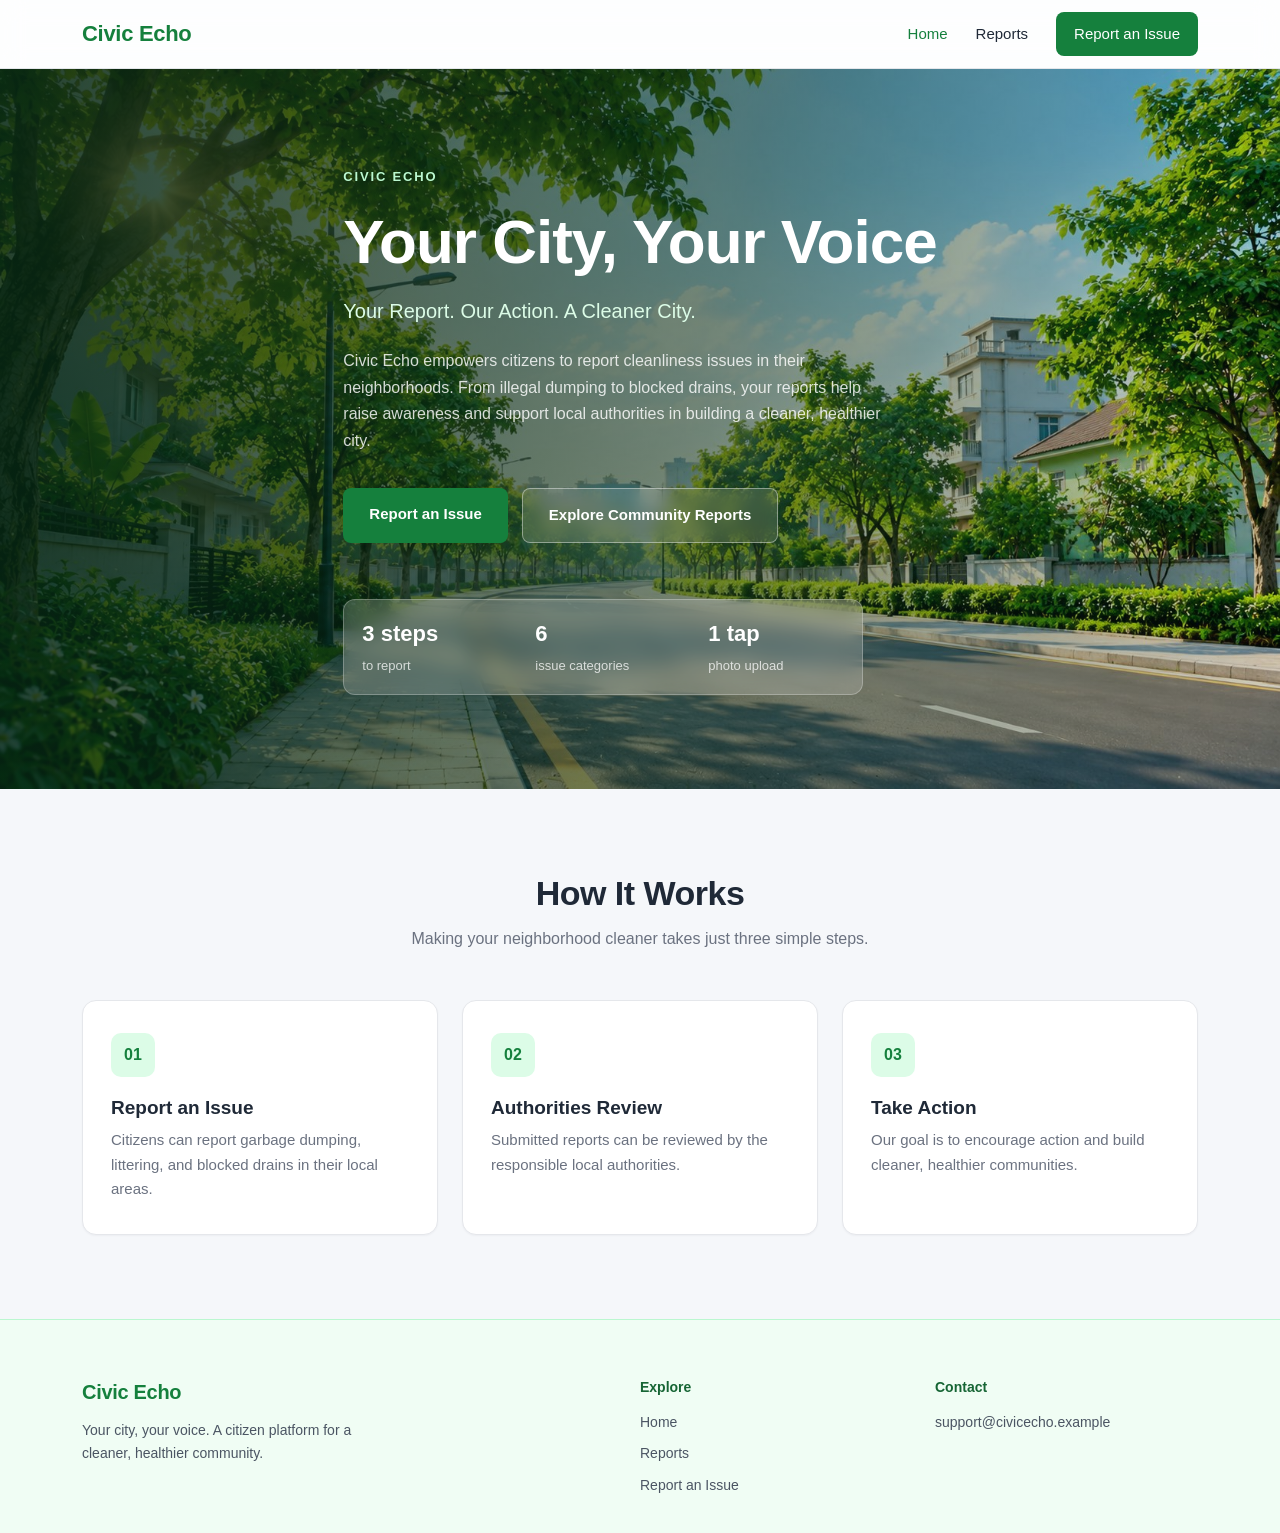
<file: index.html>
<!DOCTYPE html>
<html lang="en">
<head>
  <meta charset="UTF-8">
  <meta name="viewport" content="width=device-width, initial-scale=1, viewport-fit=cover">
  <title>Civic Echo | Your City, Your Voice</title>
  <link rel="stylesheet" href="css/style.css">
</head>
<body>

<nav><div class="wrap">
  <a href="index.html" class="brand">Civic Echo</a>
  <div class="nav-links">
    <a href="index.html" class="on">Home</a>
    <a href="reports.html">Reports</a>
    <a href="report.html" class="nav-button">Report an Issue</a>
  </div>
</div></nav>

<header class="hero"><div class="wrap">
  <span class="eyebrow">Civic Echo</span>
  <h1>Your City, Your Voice</h1>
  <div class="tag">Your Report. Our Action. A Cleaner City.</div>
  <p>Civic Echo empowers citizens to report cleanliness issues in their neighborhoods. From illegal dumping to blocked drains, your reports help raise awareness and support local authorities in building a cleaner, healthier city.</p>

  <div class="actions">
    <a href="report.html" class="btn btn-primary">Report an Issue</a>
    <a href="reports.html" class="btn btn-glass">Explore Community Reports</a>
  </div>

  <div class="stats">
    <div><b>3 steps</b><span>to report</span></div>
    <div><b>6</b><span>issue categories</span></div>
    <div><b>1 tap</b><span>photo upload</span></div>
  </div>
</div></header>

<section class="pad"><div class="wrap">
  <div class="sec-head">
    <h2>How It Works</h2>
    <p>Making your neighborhood cleaner takes just three simple steps.</p>
  </div>

  <div class="steps">
    <div class="step">
      <div class="num">01</div>
      <h3>Report an Issue</h3>
      <p>Citizens can report garbage dumping, littering, and blocked drains in their local areas.</p>
    </div>
    <div class="step">
      <div class="num">02</div>
      <h3>Authorities Review</h3>
      <p>Submitted reports can be reviewed by the responsible local authorities.</p>
    </div>
    <div class="step">
      <div class="num">03</div>
      <h3>Take Action</h3>
      <p>Our goal is to encourage action and build cleaner, healthier communities.</p>
    </div>
  </div>
</div></section>

<footer><div class="wrap">
  <div class="fgrid">
    <div>
      <a class="brand" href="index.html">Civic Echo</a>
      <p>Your city, your voice. A citizen platform for a cleaner, healthier community.</p>
    </div>
    <div>
      <h4>Explore</h4>
      <a href="index.html">Home</a>
      <a href="reports.html">Reports</a>
      <a href="report.html">Report an Issue</a>
    </div>
    <div>
      <h4>Contact</h4>
      <a>support@civicecho.example</a>
</file>
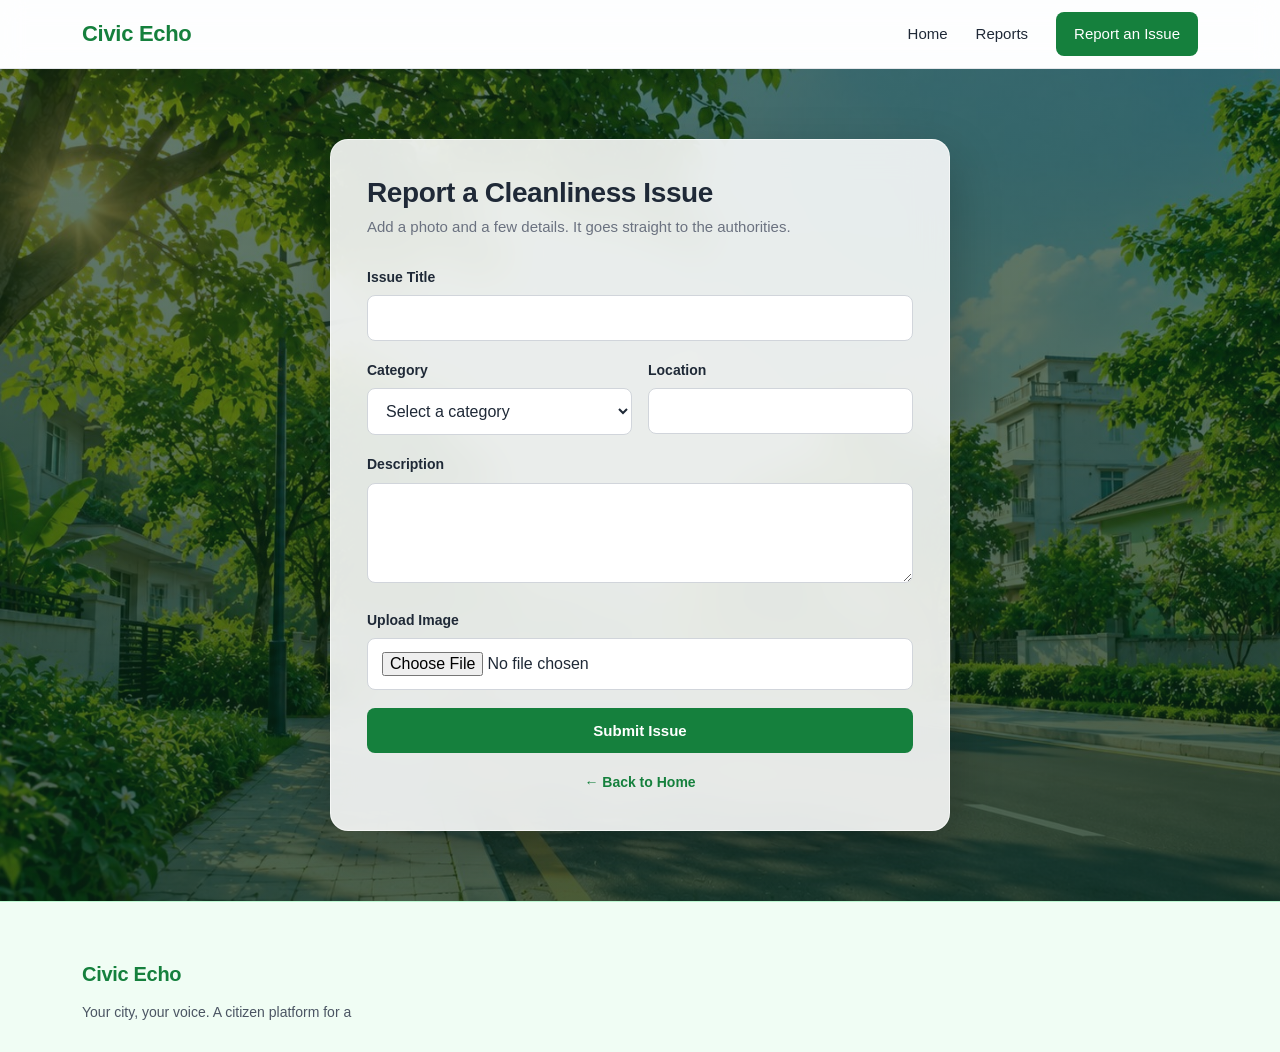
<file: report.html>
<!DOCTYPE html>
<html lang="en">
<head>
  <meta charset="UTF-8">
  <meta name="viewport" content="width=device-width, initial-scale=1, viewport-fit=cover">
  <title>Report an Issue | Civic Echo</title>
  <link rel="stylesheet" href="css/style.css">
</head>
<body>

<nav><div class="wrap">
  <a href="index.html" class="brand">Civic Echo</a>
  <div class="nav-links">
    <a href="index.html">Home</a>
    <a href="reports.html">Reports</a>
    <a href="report.html" class="nav-button">Report an Issue</a>
  </div>
</div></nav>

<main class="form-bg"><div class="wrap" style="width:100%">

  <form class="glass" id="f">
    <h2>Report a Cleanliness Issue</h2>
    <p class="sub">Add a photo and a few details. It goes straight to the authorities.</p>

    <label for="t">Issue Title</label>
    <input id="t" required>

    <div class="row">
      <div>
        <label for="c">Category</label>
        <select id="c" required>
          <option value="">Select a category</option>
          <option>Garbage</option>
          <option>Littering</option>
          <option>Graffiti</option>
          <option>Potholes</option>
          <option>Blocked Drain</option>
          <option>Other</option>
        </select>
      </div>
      <div>
        <label for="l">Location</label>
        <input id="l" required>
      </div>
    </div>

    <label for="d">Description</label>
    <textarea id="d" rows="4" required></textarea>

    <label for="i">Upload Image</label>
    <input type="file" id="i" accept="image/*">

    <button class="btn btn-primary" type="submit">Submit Issue</button>
    <div id="msg">Thank you! Your report has been submitted.</div>
    <a href="index.html" class="back">← Back to Home</a>
  </form>
</div></main>

<footer><div class="wrap">
  <div class="fgrid">
    <div>
      <a class="brand" href="index.html">Civic Echo</a>
      <p>Your city, your voice. A citizen platform for a
</file>
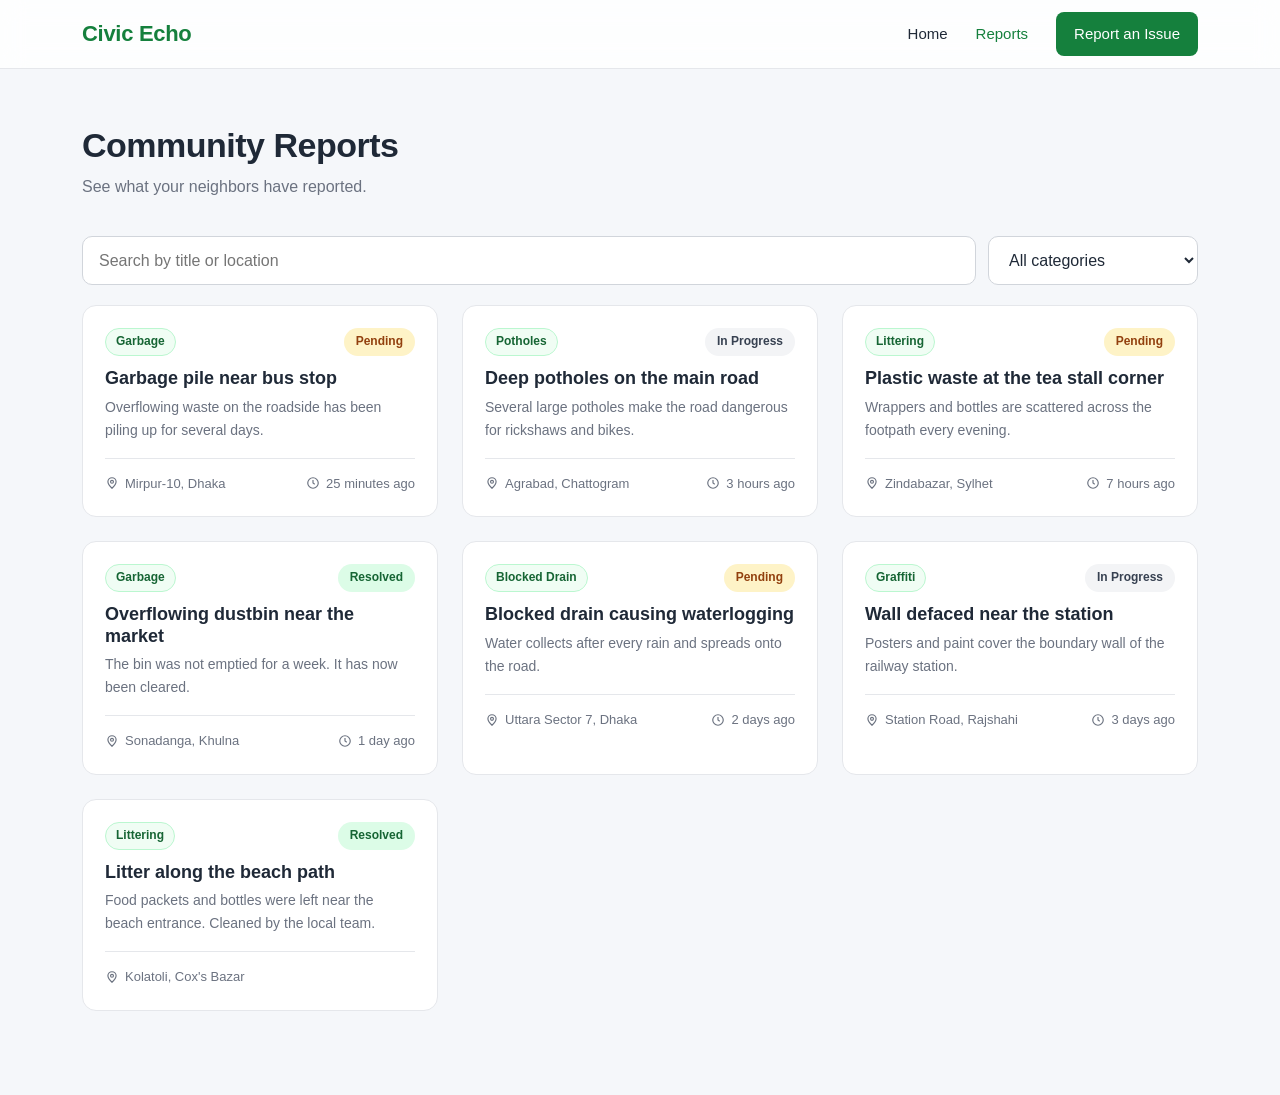
<file: reports.html>
<!DOCTYPE html>
<html lang="en">
<head>
  <meta charset="UTF-8">
  <meta name="viewport" content="width=device-width, initial-scale=1, viewport-fit=cover">
  <title>Community Reports | Civic Echo</title>
  <link rel="stylesheet" href="css/style.css">
</head>
<body>

<nav><div class="wrap">
  <a href="index.html" class="brand">Civic Echo</a>
  <div class="nav-links">
    <a href="index.html">Home</a>
    <a href="reports.html" class="on">Reports</a>
    <a href="report.html" class="nav-button">Report an Issue</a>
  </div>
</div></nav>

<main class="wrap">

  <div class="page-title">
    <h2>Community Reports</h2>
    <p>See what your neighbors have reported.</p>
  </div>

  <div class="search">
    <input type="search" id="q" placeholder="Search by title or location">
    <select id="cf" aria-label="Filter by category">
      <option value="">All categories</option>
      <option>Garbage</option>
      <option>Littering</option>
      <option>Graffiti</option>
      <option>Potholes</option>
      <option>Blocked Drain</option>
      <option>Other</option>
    </select>
  </div>

  <p class="count" id="cnt"></p>
  <p id="none">No reports match your search.</p>

  <div class="cards" id="cards">

    <article class="card" data-cat="Garbage"><div class="body">
      <div class="top"><span class="cat">Garbage</span><span class="status">Pending</span></div>
      <h3>Garbage pile near bus stop</h3>
      <p>Overflowing waste on the roadside has been piling up for several days.</p>
      <div class="info"><span class="loc">Mirpur-10, Dhaka</span><span class="ago">25 minutes ago</span></div>
    </div></article>

    <article class="card" data-cat="Potholes"><div class="body">
      <div class="top"><span class="cat">Potholes</span><span class="status wip">In Progress</span></div>
      <h3>Deep potholes on the main road</h3>
      <p>Several large potholes make the road dangerous for rickshaws and bikes.</p>
      <div class="info"><span class="loc">Agrabad, Chattogram</span><span class="ago">3 hours ago</span></div>
    </div></article>

    <article class="card" data-cat="Littering"><div class="body">
      <div class="top"><span class="cat">Littering</span><span class="status">Pending</span></div>
      <h3>Plastic waste at the tea stall corner</h3>
      <p>Wrappers and bottles are scattered across the footpath every evening.</p>
      <div class="info"><span class="loc">Zindabazar, Sylhet</span><span class="ago">7 hours ago</span></div>
    </div></article>

    <article class="card" data-cat="Garbage"><div class="body">
      <div class="top"><span class="cat">Garbage</span><span class="status ok">Resolved</span></div>
      <h3>Overflowing dustbin near the market</h3>
      <p>The bin was not emptied for a week. It has now been cleared.</p>
      <div class="info"><span class="loc">Sonadanga, Khulna</span><span class="ago">1 day ago</span></div>
    </div></article>

    <article class="card" data-cat="Blocked Drain"><div class="body">
      <div class="top"><span class="cat">Blocked Drain</span><span class="status">Pending</span></div>
      <h3>Blocked drain causing waterlogging</h3>
      <p>Water collects after every rain and spreads onto the road.</p>
      <div class="info"><span class="loc">Uttara Sector 7, Dhaka</span><span class="ago">2 days ago</span></div>
    </div></article>

    <article class="card" data-cat="Graffiti"><div class="body">
      <div class="top"><span class="cat">Graffiti</span><span class="status wip">In Progress</span></div>
      <h3>Wall defaced near the station</h3>
      <p>Posters and paint cover the boundary wall of the railway station.</p>
      <div class="info"><span class="loc">Station Road, Rajshahi</span><span class="ago">3 days ago</span></div>
    </div></article>

    <article class="card" data-cat="Littering"><div class="body">
      <div class="top"><span class="cat">Littering</span><span class="status ok">Resolved</span></div>
      <h3>Litter along the beach path</h3>
      <p>Food packets and bottles were left near the beach entrance. Cleaned by the local team.</p>
      <div class="info"><span class="loc">Kolatoli, Cox's Bazar</span><span class="ago
</file>
<file: css/style.css>
:root {
  --g: #15803D;
  --gd: #166534;
  --ink: #1F2937;
  --mut: #6B7280;
  --bg: #F5F7FA;
  --line: #E5E7EB;

  --img: url("../images/hero.jpg");
}

* { box-sizing: border-box; }

html { scroll-behavior: smooth; }

body {
  margin: 0;
  background: var(--bg);
  color: var(--ink);
  font-family: "Inter", "Segoe UI", Arial, sans-serif;
  line-height: 1.65;
  font-size: 16px;
  overflow-x: hidden;

}

h1, h2, h3 { line-height: 1.2; margin: 0; }
a { text-decoration: none; color: inherit; }
img { max-width: 100%; height: auto; }

.wrap { max-width: 1180px; margin: 0 auto; padding: 0 clamp(16px, 4vw, 32px); }

nav {
  position: sticky; top: 0; z-index: 20;
  background: rgba(255, 255, 255, .82);
  backdrop-filter: blur(12px);
  -webkit-backdrop-filter: blur(12px);
  border-bottom: 1px solid var(--line);
}

nav .wrap { display: flex; justify-content: space-between; align-items: center; height: 68px; gap: 16px; }

.brand { font-weight: 700; font-size: 22px; color: var(--g); letter-spacing: -.3px; }

.nav-links { display: flex; align-items: center; gap: 28px; font-weight: 500; font-size: 15px; }
.nav-links a.on { color: var(--g); }

.nav-button { background: var(--g); color: #fff !important; padding: 10px 18px; border-radius: 8px; }

.btn { display: inline-block; padding: 14px 26px; border-radius: 8px; font-weight: 600; font-size: 15px;
       border: 0; cursor: pointer; font-family: inherit; }
.btn-primary { background: var(--g); color: #fff; }

.btn-glass { background: rgba(255,255,255,.14); color: #fff; border: 1px solid rgba(255,255,255,.4);
             backdrop-filter: blur(8px); -webkit-backdrop-filter: blur(8px); }

.hero {
  position: relative; min-height: clamp(520px, 80vh, 720px);
  display: flex; align-items: center; color: #fff;
  background: linear-gradient(100deg, rgba(6,40,20,.88) 0%, rgba(6,40,20,.55) 55%, rgba(6,40,20,.15) 100%),
              var(--img) center/cover;
}
.hero .wrap { padding-top: 90px; padding-bottom: 90px; }

.eyebrow { display: inline-block; font-size: 13px; letter-spacing: .14em; text-transform: uppercase;
           font-weight: 600; color: #BBF7D0; margin-bottom: 18px; }

.hero h1 { font-size: clamp(36px, 6vw, 62px); max-width: 640px; letter-spacing: -1px; }
.hero .tag { font-size: 20px; font-weight: 500; margin: 16px 0 0; color: #DCFCE7; }
.hero p { max-width: 540px; color: rgba(255,255,255,.82); margin: 20px 0 34px; }
.hero .actions { display: flex; gap: 14px; flex-wrap: wrap; }

.stats { display: flex; flex-wrap: wrap; gap: 1px; margin-top: 56px; max-width: 520px; border-radius: 12px; overflow: hidden;
         background: rgba(255,255,255,.18); border: 1px solid rgba(255,255,255,.25);
         backdrop-filter: blur(10px); -webkit-backdrop-filter: blur(10px); }
.stats div { flex: 1; padding: 16px 18px; }
.stats b { display: block; font-size: 22px; }
.stats span { font-size: 13px; color: rgba(255,255,255,.75); }

section.pad { padding: 84px 0; }
.sec-head { text-align: center; max-width: 560px; margin: 0 auto 48px; }
.sec-head h2 { font-size: 34px; letter-spacing: -.5px; }
.sec-head p { color: var(--mut); margin: 12px 0 0; }

.steps { display: grid; grid-template-columns: repeat(auto-fit, minmax(min(100%, 260px), 1fr)); gap: 24px; }

.step { background: #fff; border: 1px solid var(--line); border-radius: 14px; padding: 32px 28px;
        box-shadow: 0 1px 2px rgba(16,24,40,.04); }

.num { width: 44px; height: 44px; border-radius: 10px; background: #DCFCE7; color: var(--g);
       display: grid; place-items: center; font-weight: 700; margin-bottom: 20px; }
.step h3 { font-size: 19px; margin-bottom: 8px; }
.step p { margin: 0; color: var(--mut); font-size: 15px; }

.page-title { padding: 56px 0 8px; }
.page-title h2 { font-size: 34px; letter-spacing: -.5px; }
.page-title p { color: var(--mut); margin: 8px 0 0; }

.search { display: flex; gap: 12px; flex-wrap: wrap; margin: 28px 0; }
.search input { flex: 1 1 260px; margin: 0; padding: 14px 16px; border: 1px solid #D1D5DB;
                border-radius: 10px; font-size: 16px; font-family: inherit; background: #fff; }
.search select { width: 210px; margin: 0; padding: 14px 16px; border: 1px solid #D1D5DB; border-radius: 10px;
                 font-size: 16px; font-family: inherit; background: #fff; }

.count { color: var(--mut); font-size: 14px; margin: -8px 0 20px; }
#none { display: none; text-align: center; color: var(--mut); padding: 40px 0; }

.cards { display: grid; grid-template-columns: repeat(auto-fill, minmax(min(100%, 300px), 1fr)); gap: 24px; padding-bottom: 84px; }
.card { background: #fff; border: 1px solid var(--line); border-radius: 14px; overflow: hidden; }
.card .body { padding: 22px; }
.card h3 { font-size: 18px; margin: 12px 0 6px; }
.card p { margin: 0; color: var(--mut); font-size: 14px; }

.card .top { display: flex; justify-content: space-between; align-items: center; gap: 8px; }

.cat { font-size: 12px; font-weight: 600; color: var(--gd); background: #F0FDF4; border: 1px solid #BBF7D0;
       padding: 3px 10px; border-radius: 20px; }

.status { display: inline-block; background: #FEF3C7; color: #92400E; padding: 4px 12px; border-radius: 20px; font-size: 12px; font-weight: 600; }
.status.ok  { background: #DCFCE7; color: var(--gd); }
.status.wip { background: #F3F4F6; color: #374151; }

.info { display: flex; justify-content: space-between; gap: 8px 16px; flex-wrap: wrap; margin-top: 16px; padding-top: 14px;
        border-top: 1px solid var(--line); font-size: 13px; color: var(--mut); }
.info span { display: inline-flex; align-items: center; gap: 6px; }

.loc::before, .ago::before { content: ""; width: 14px; height: 14px; background: currentColor;
  -webkit-mask: var(--m) center/contain no-repeat; mask: var(--m) center/contain no-repeat; }
.loc { --m: url("data:image/svg+xml,%3Csvg xmlns='http://www.w3.org/2000/svg' viewBox='0 0 24 24' fill='none' stroke='black' stroke-width='2'%3E%3Cpath d='M12 21s-7-6.2-7-11a7 7 0 0114 0c0 4.8-7 11-7 11z'/%3E%3Ccircle cx='12' cy='10' r='2.5'/%3E%3C/svg%3E"); }
.ago { --m: url("data:image/svg+xml,%3Csvg xmlns='http://www.w3.org/2000/svg' viewBox='0 0 24 24' fill='none' stroke='black' stroke-width='2'%3E%3Ccircle cx='12' cy='12' r='9'/%3E%3Cpath d='M12 7v5l3 2'/%3E%3C/svg%3E"); }

.form-bg { min-height: calc(100vh - 68px); min-height: calc(100svh - 68px); padding: 56px 0; display: flex; align-items: center;
  background: linear-gradient(rgba(6,40,20,.62), rgba(6,40,20,.72)), var(--img) center/cover; }

.glass { max-width: 620px; margin: 0 auto; padding: 36px; border-radius: 18px; background: rgba(255,255,255,.88);
  backdrop-filter: blur(18px); -webkit-backdrop-filter: blur(18px); border: 1px solid rgba(255,255,255,.6);
  box-shadow: 0 20px 50px rgba(0,0,0,.25); }
.glass h2 { font-size: 28px; letter-spacing: -.4px; }
.glass .sub { color: var(--mut); margin: 6px 0 26px; font-size: 15px; }

label { display: block; font-weight: 600; font-size: 14px; margin-bottom: 6px; }

input, select, textarea { width: 100%; padding: 13px 14px; border: 1px solid #D1D5DB; border-radius: 8px;
  margin-bottom: 18px; font-family: inherit; font-size: 16px; background: #fff; color: var(--ink); }

input:focus, select:focus, textarea:focus { outline: 2px solid rgba(21,128,61,.35); border-color: var(--g); }

.row { display: grid; grid-template-columns: 1fr 1fr; gap: 16px; }
.glass .btn { width: 100%; }
.back { display: block; text-align: center; margin-top: 18px; color: var(--g); font-weight: 600; font-size: 14px; }

#msg { display: none; margin-top: 16px; background: #DCFCE7; color: var(--gd); padding: 12px; border-radius: 8px; text-align: center; font-size: 14px; }

footer { background: #F0FDF4; color: #4B5563; border-top: 1px solid #BBF7D0; padding: 56px 0 28px; font-size: 14px; }

.fgrid { display: grid; grid-template-columns: 2fr 1fr 1fr; gap: 32px; }
footer .brand { color: var(--g); font-size: 20px; }
footer h4 { color: var(--gd); margin: 0 0 12px; font-size: 14px; }
footer a { display: block; margin-bottom: 8px; }
footer p { margin: 10px 0 0; max-width: 320px; }
.copy { border-top: 1px solid #BBF7D0; margin-top: 36px; padding-top: 20px; text-align: center; font-size: 13px; }

@media (max-width: 900px) {
  .fgrid { grid-template-columns: 1fr 1fr; }
  .fgrid > div:first-child { grid-column: 1 / -1; }
  section.pad { padding: 64px 0; }
  .hero .wrap { padding-top: 72px; padding-bottom: 72px; }
}

@media (max-width: 700px) {
  nav .wrap { height: 60px; }
  .brand { font-size: 19px; }
  .nav-links { gap: 14px; font-size: 14px; }
  .nav-button { padding: 8px 14px; }

  .hero { background: linear-gradient(180deg, rgba(6,40,20,.82), rgba(6,40,20,.6)), var(--img) 30% center/cover; }
  .hero .tag { font-size: 17px; }
  .hero .actions { flex-direction: column; }
  .hero .btn { width: 100%; text-align: center; }
  .stats { margin-top: 40px; max-width: none; }
  .stats div { padding: 14px; } .stats b { font-size: 18px; }
  section.pad { padding: 52px 0; }
  .sec-head { margin-bottom: 32px; }
  .sec-head h2, .page-title h2 { font-size: 28px; }
  .step { padding: 26px 22px; }
  .search select { width: 100%; }
  .row { grid-template-columns: 1fr; gap: 0; }
  .form-bg { padding: 28px 0; align-items: flex-start; }
  .glass { padding: 24px 20px; border-radius: 16px; }
  .fgrid { grid-template-columns: 1fr; }
  footer { padding: 44px 0 24px; }
}

@media (max-width: 480px) {
  .nav-links a[href="home.html"] { display: none; }
  .nav-links { gap: 12px; font-size: 13px; }
}
</file>
